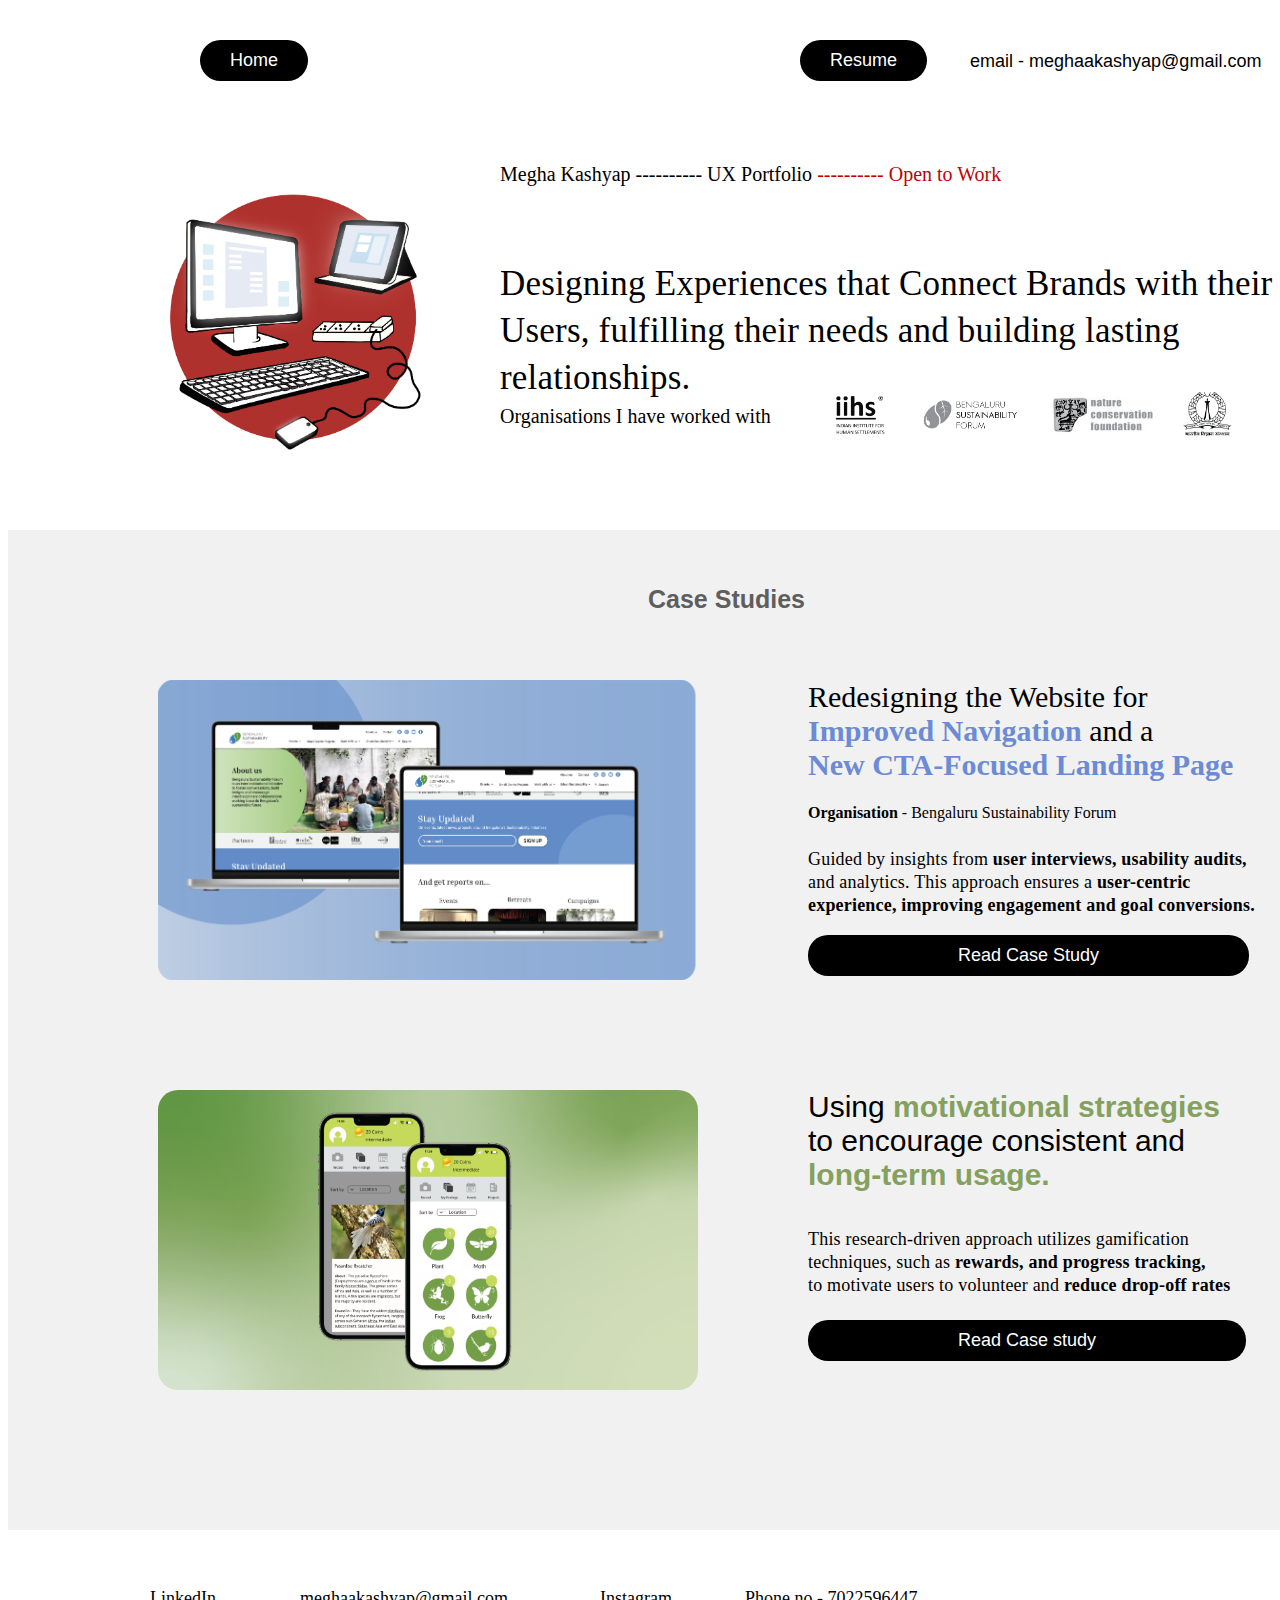
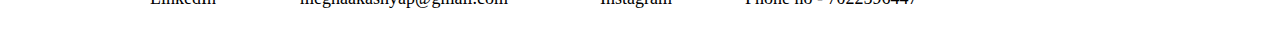
<file: index.html>
<!DOCTYPE html>
<html>
<head>
	<meta charset="utf-8">
	<meta name="viewport" content="width=device-width, initial-scale=1">
	<title> Megha Kashyap-UX portfolio</title>
	<link rel="stylesheet" type="text/css" href="style.css">
</head>
<body>
  
  <div id="header"> </div>

  <a href="#">  <button class="home"> Home </button> </a>
  <a href="resume.html"> <button class="resume"> Resume </button> </a>
   
   
   <h2 class="mail">email - meghaakashyap@gmail.com </h2> </div>

  
  <h1> Megha Kashyap ----------  UX Portfolio     <span class="line">---------- Open to Work</span></h1>
  

  <p class="line"> Designing Experiences that Connect Brands with their <br> Users, fulfilling their needs and building lasting relationships.</p>
  <img class="face" src="portfolioimage.png"> </img>

 <p class="org"> Organisations I have worked with </p>
 <img class="logo" src="logos.png"> </img>
 
 <div class="cs">
 <h3> Case Studies </h3>
 <p class="projectname">Redesigning the Website for <br> <span class="blue"> Improved Navigation </span> and a <br> <span class="blue2">  New CTA-Focused Landing Page </span></p>
 	<p class="for"> <span class="bold"> Organisation </span> - Bengaluru Sustainability Forum</p>
 	<p class="des">Guided by insights from <span class="bold2"> user interviews, usability audits, </span> <br> and analytics. This approach ensures a <span class="bold3">  user-centric <br> experience, improving engagement and goal conversions. </span></p>

 	<a href="Bsf Case study.html"><button class="casestudy"> Read Case Study </button> </a>
 	<img class="bsf" src="bsf webpage.png"> </img>
</p>

<p class="citizenscience"> Using  <span class="motivate"> motivational strategies </span><br> to encourage consistent and <br><span class="longterm">  long-term  usage.</span> </p>
<p class="csdes">This research-driven approach utilizes gamification <br>techniques, such as <span class="rewards"> rewards, and progress tracking, </span> <br>to motivate users to volunteer and <span class="reduce"> reduce drop-off rates </span></p>
<a href="cscasestudy.html"> <button class="cscs"> Read Case study</button> </a>
<img class="cscover" src="cscover.png"> </img> </div>

</div>
<div class="footer">  
	<p class="LinkedIn">  LinkedIn </p>
	<p class="gmail"> meghaakashyap@gmail.com </p>
	<p class="insta"> Instagram</p>
	<p class="phone"> Phone no - 7022596447</p>

</div>
  

 


</body>
</html>
</file>
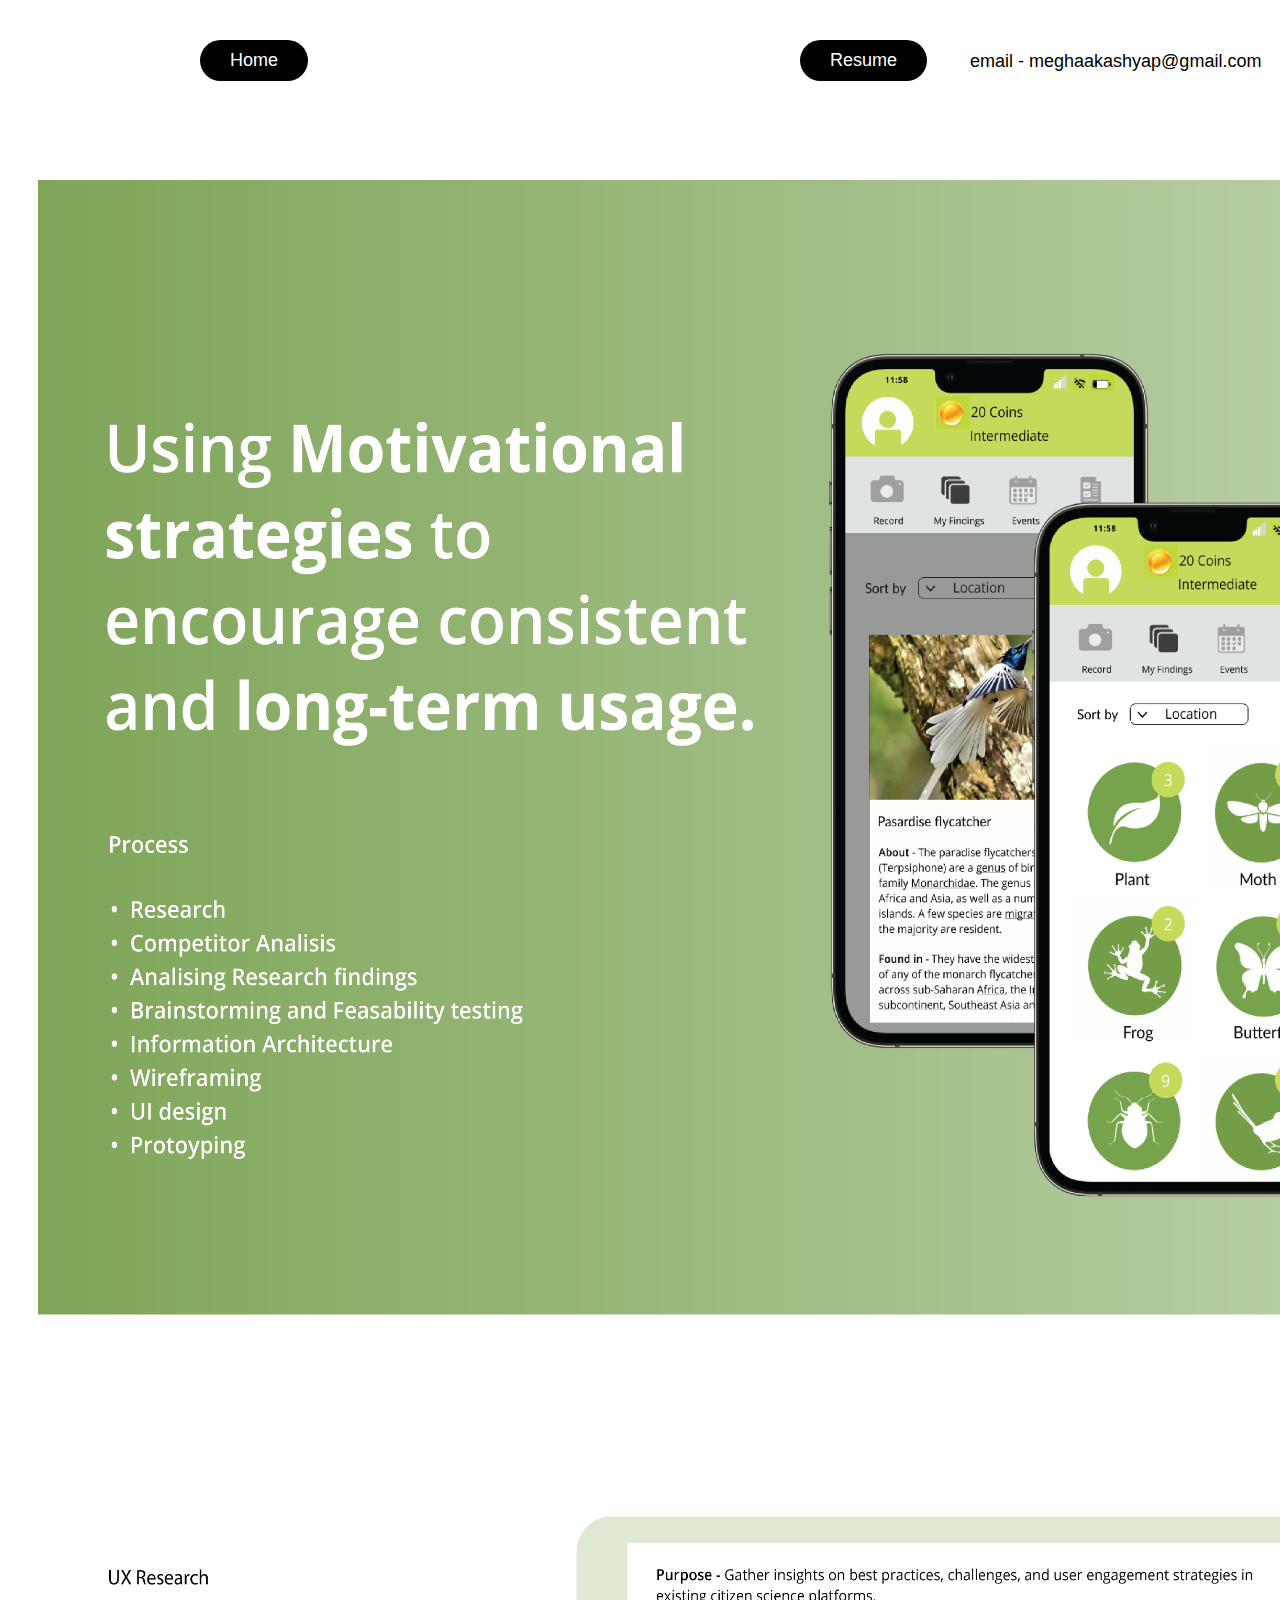
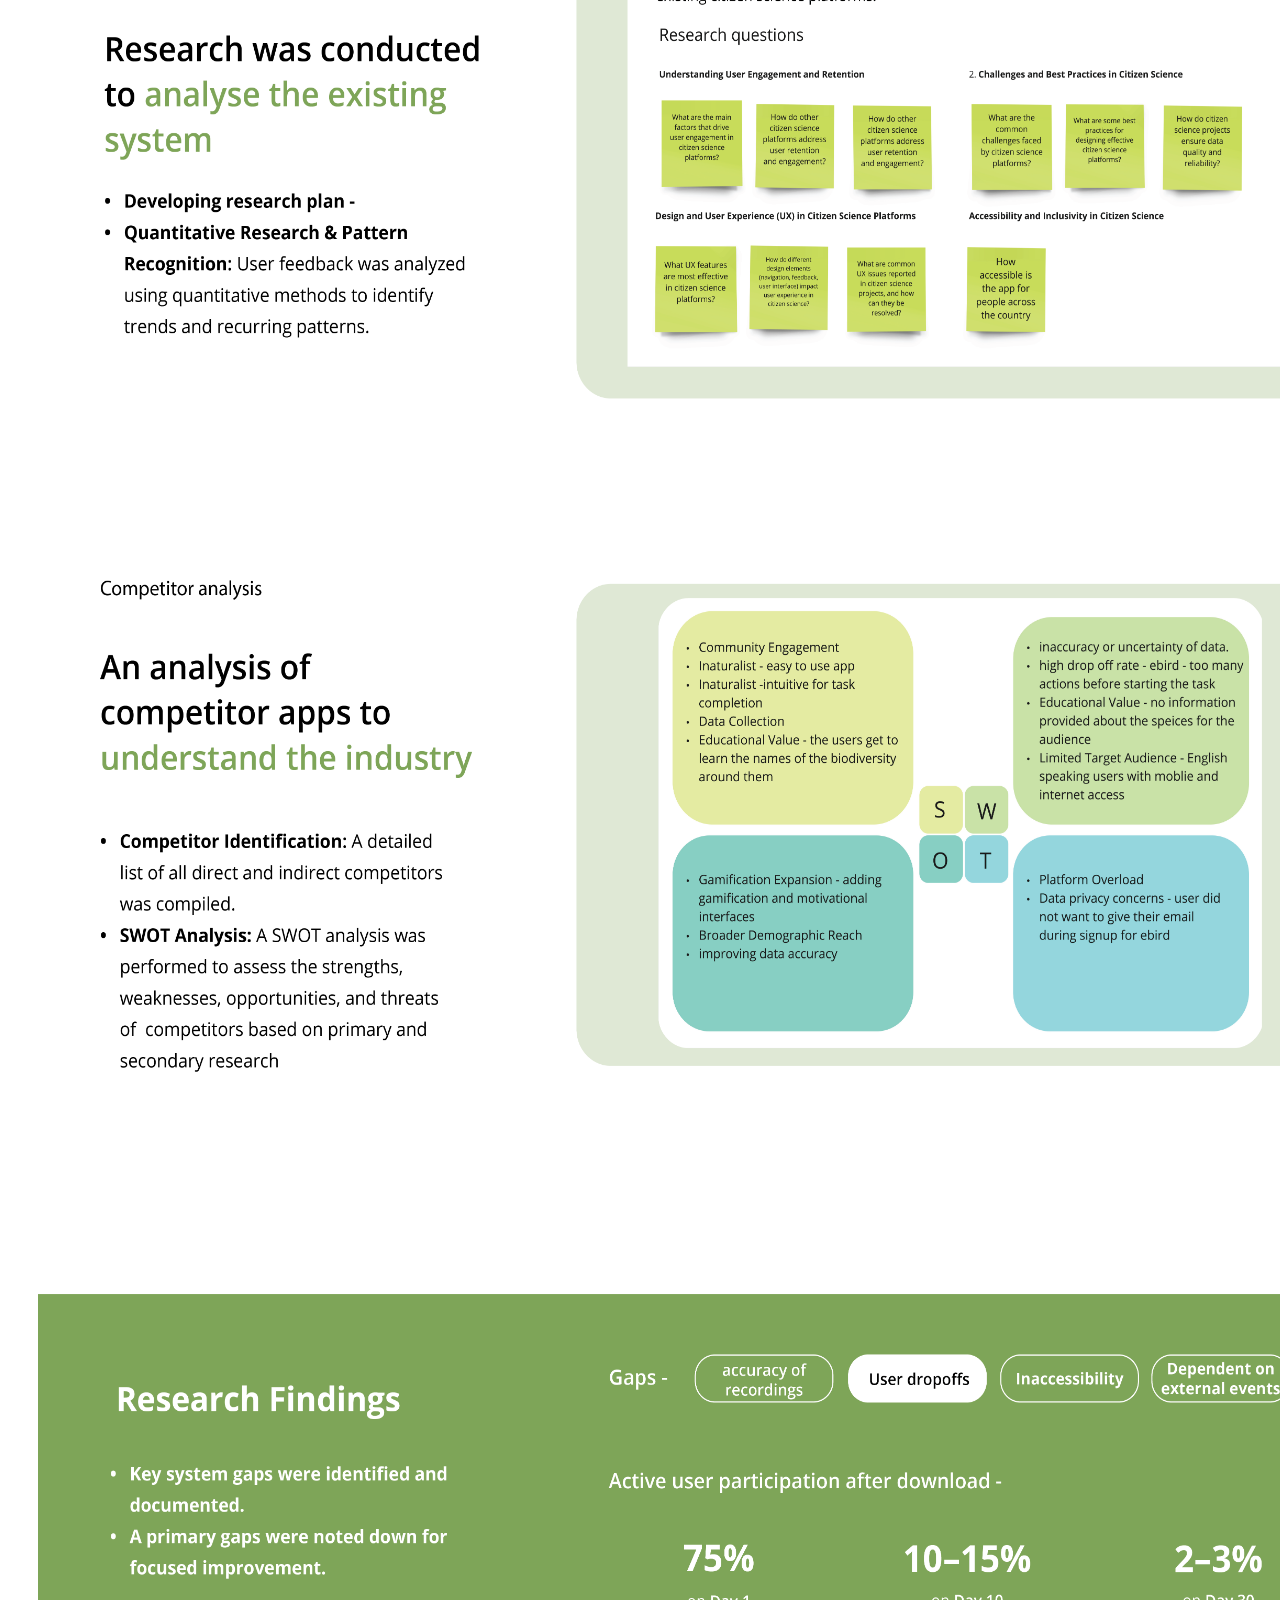
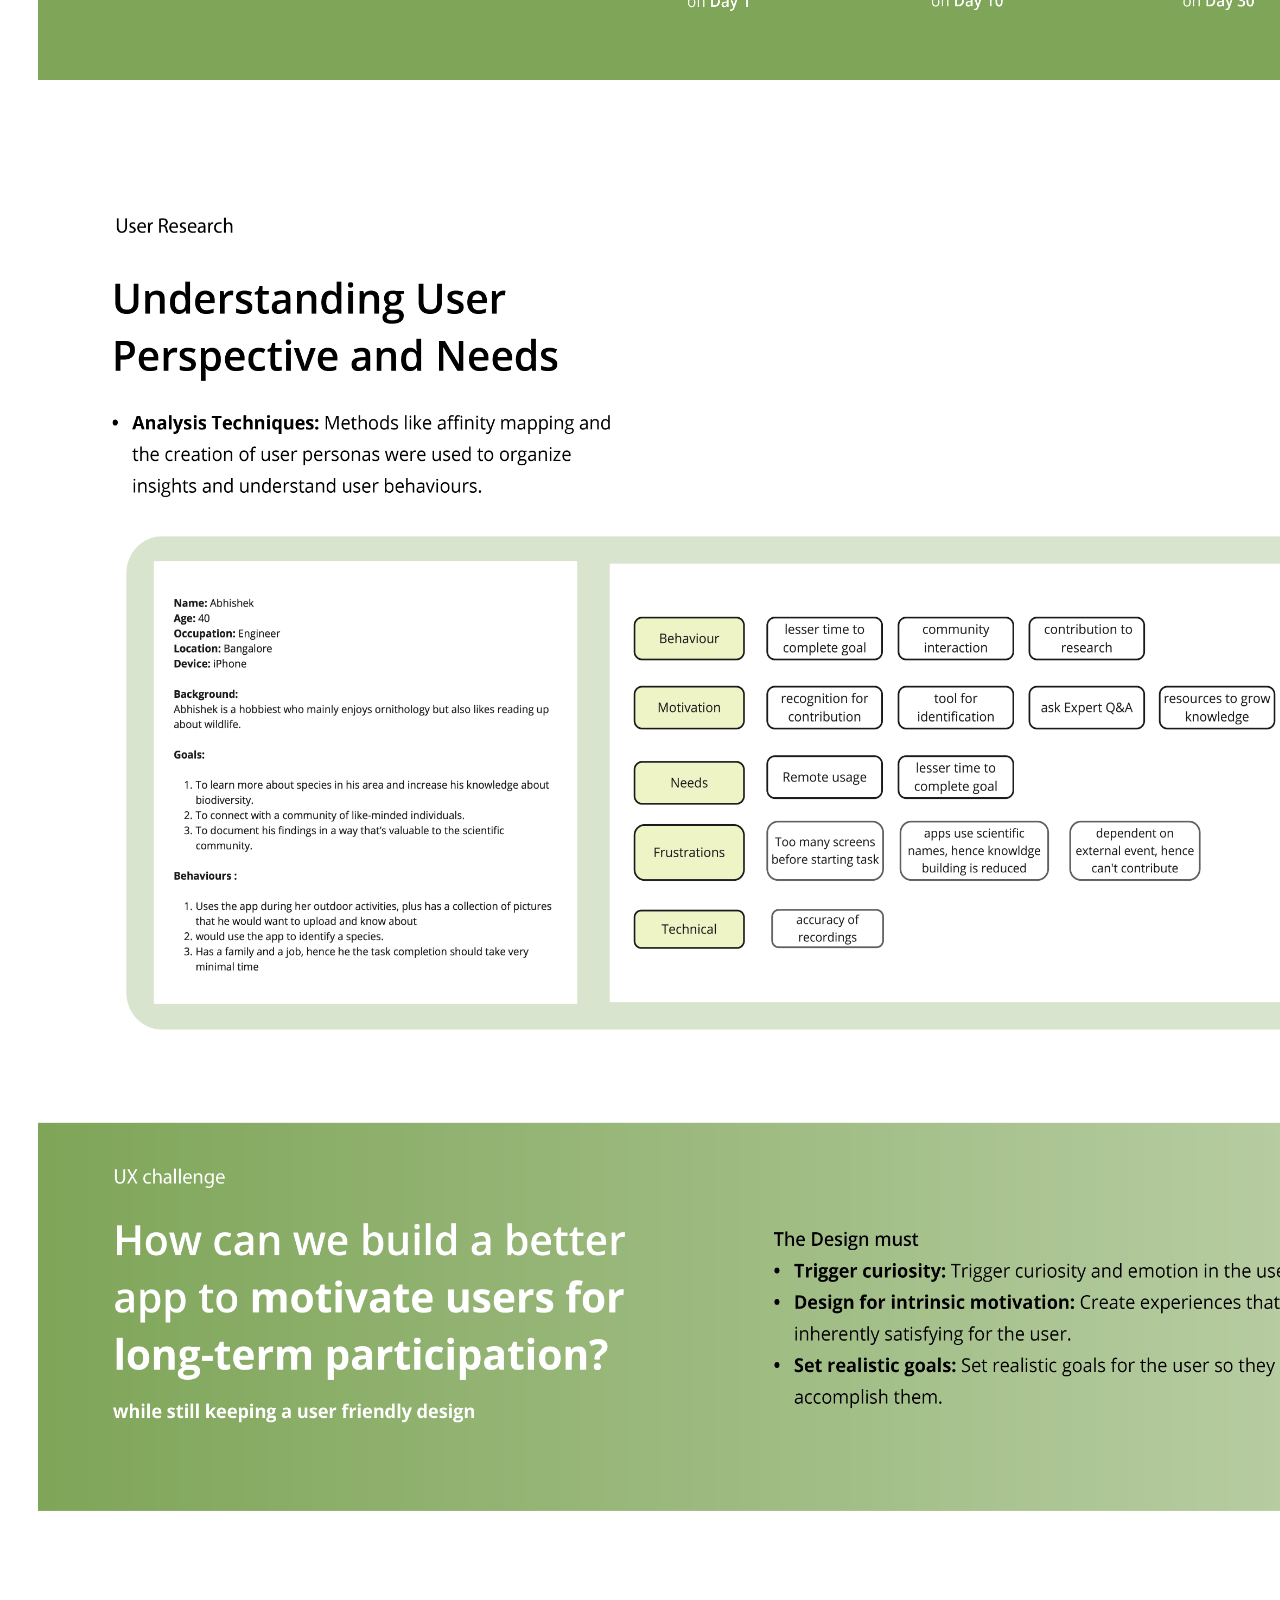
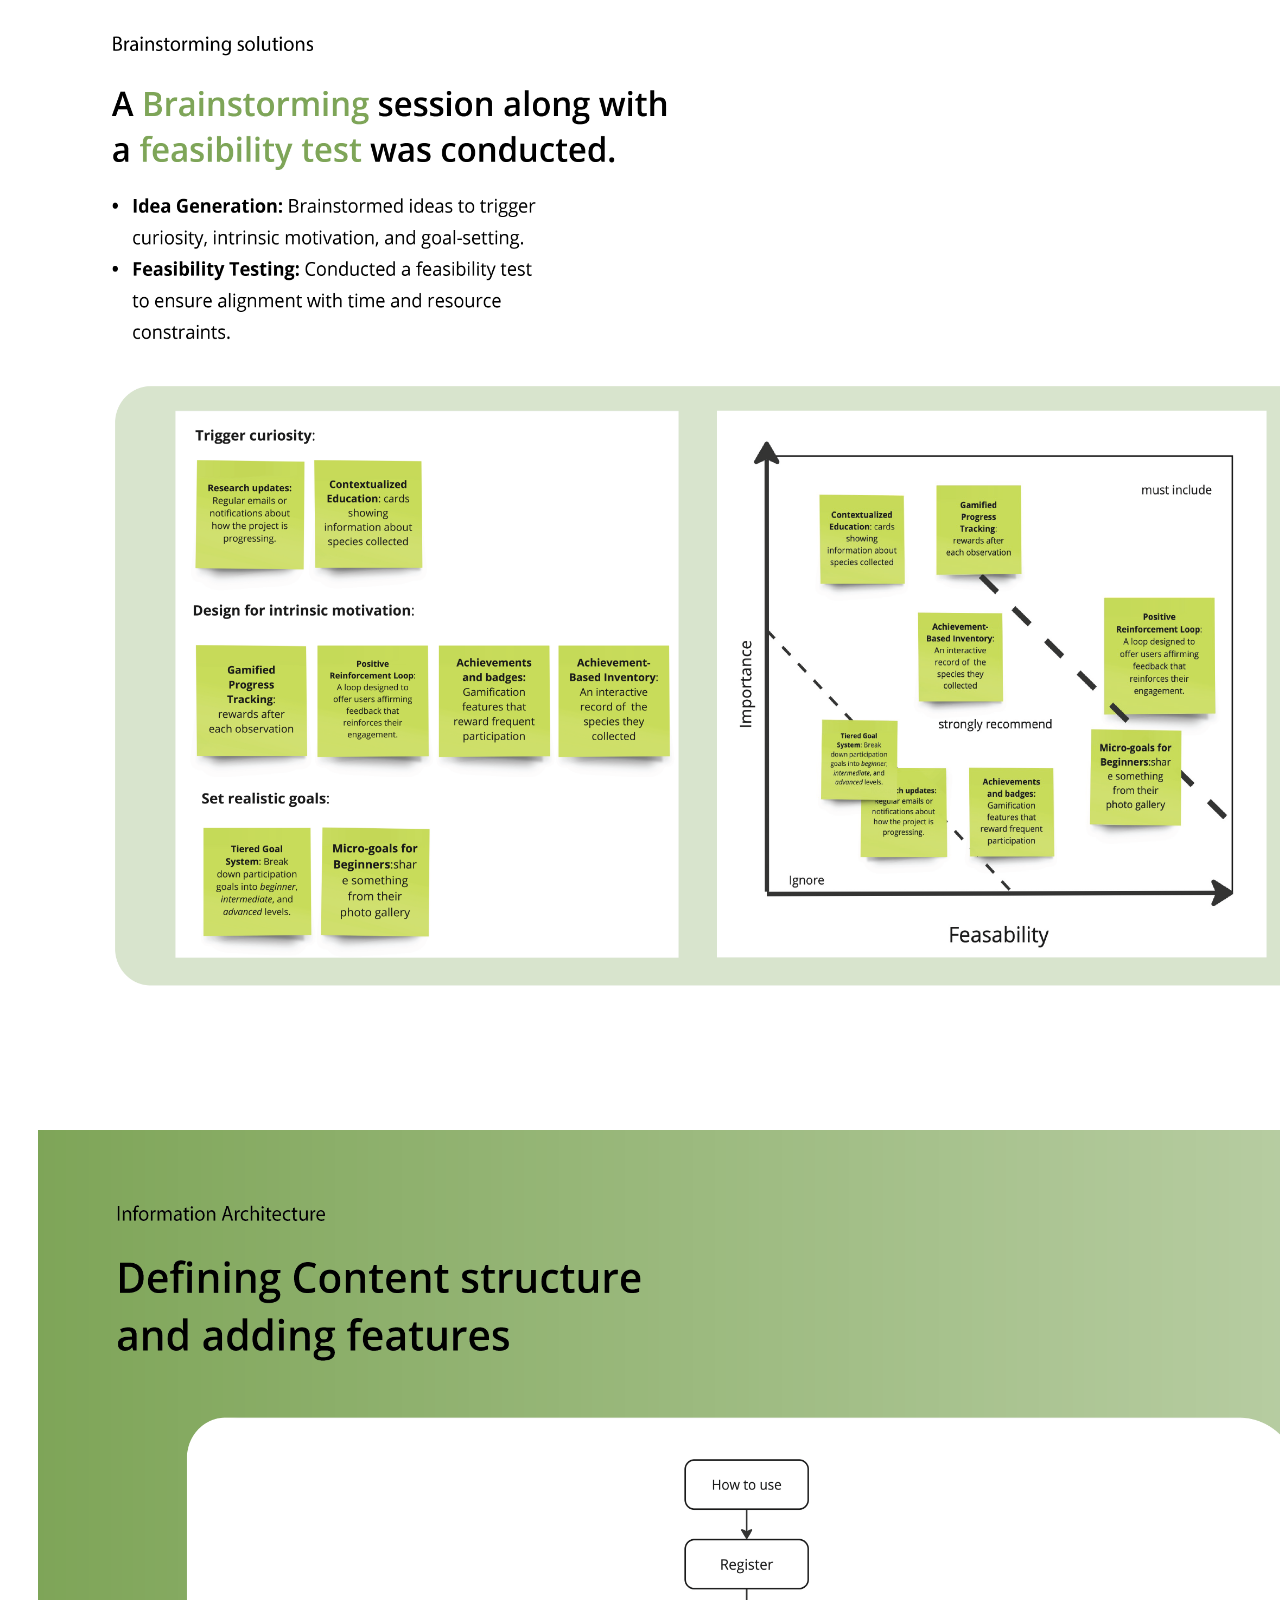
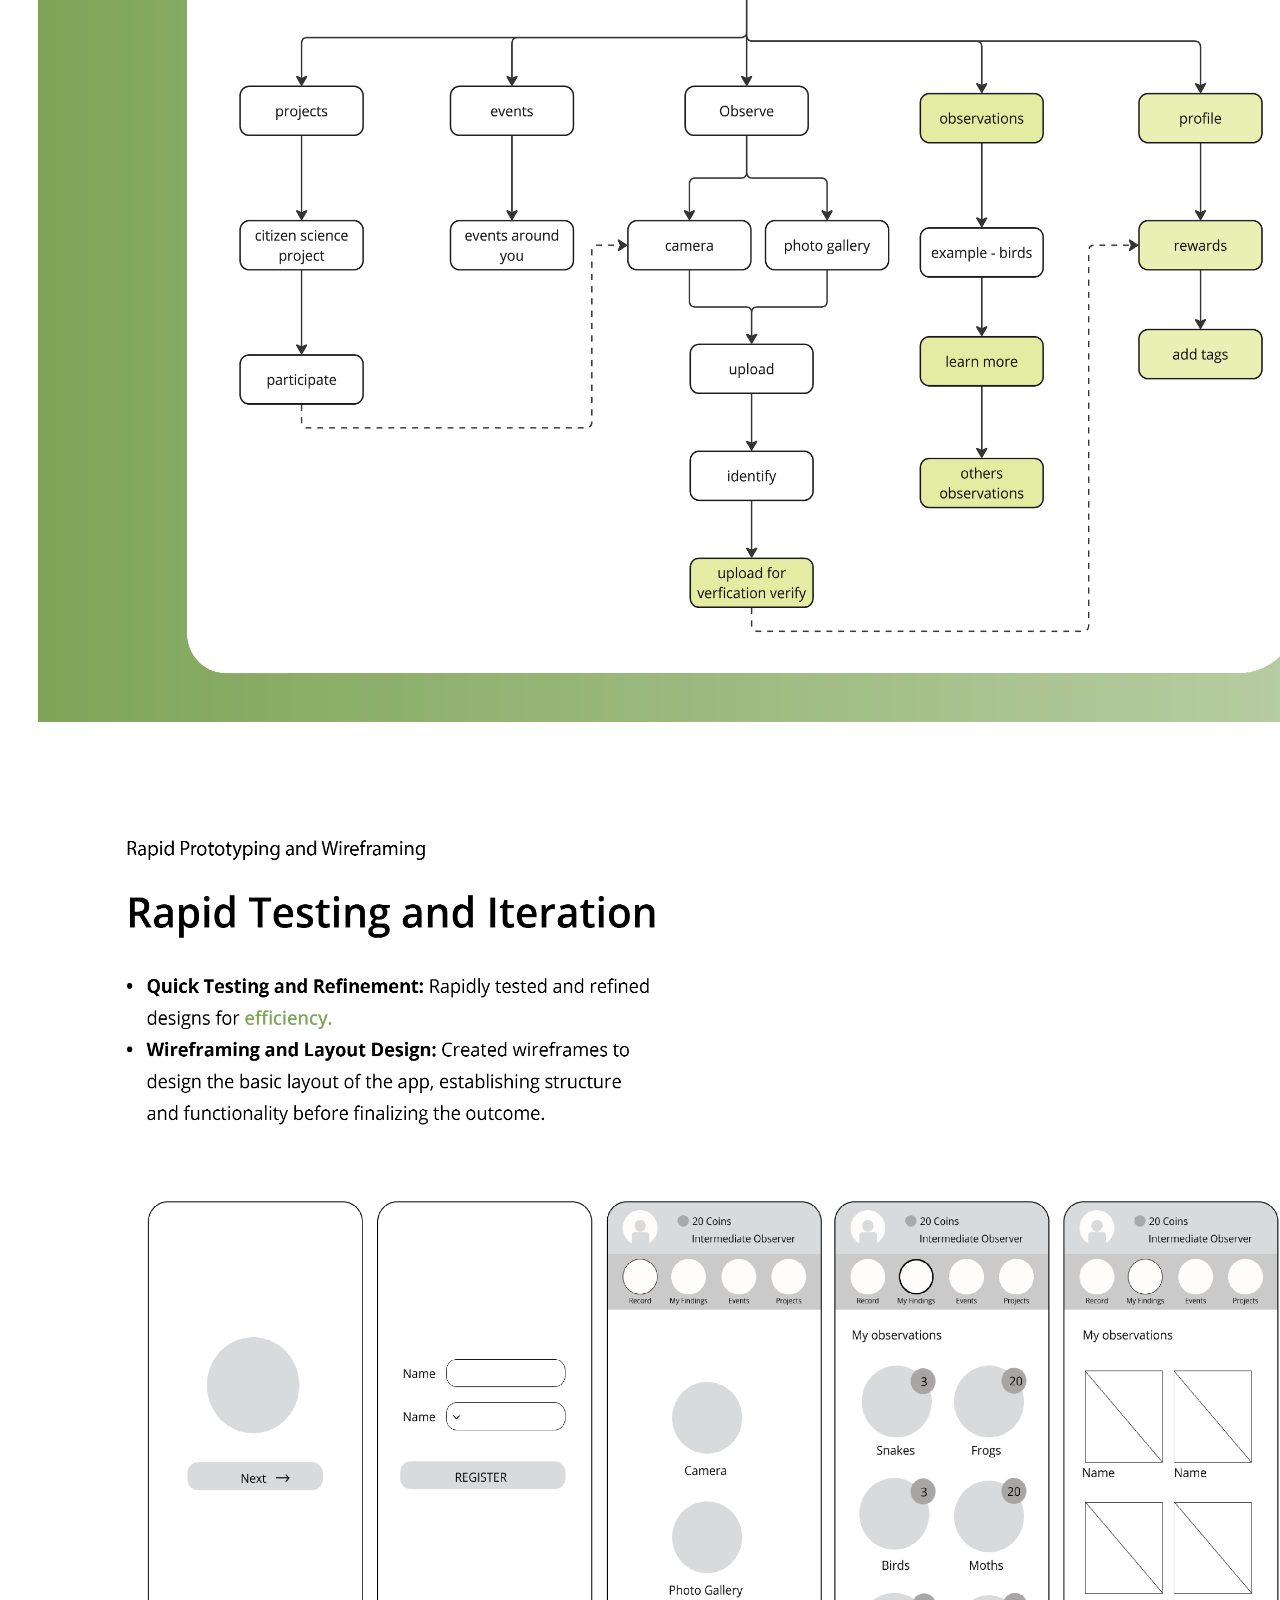
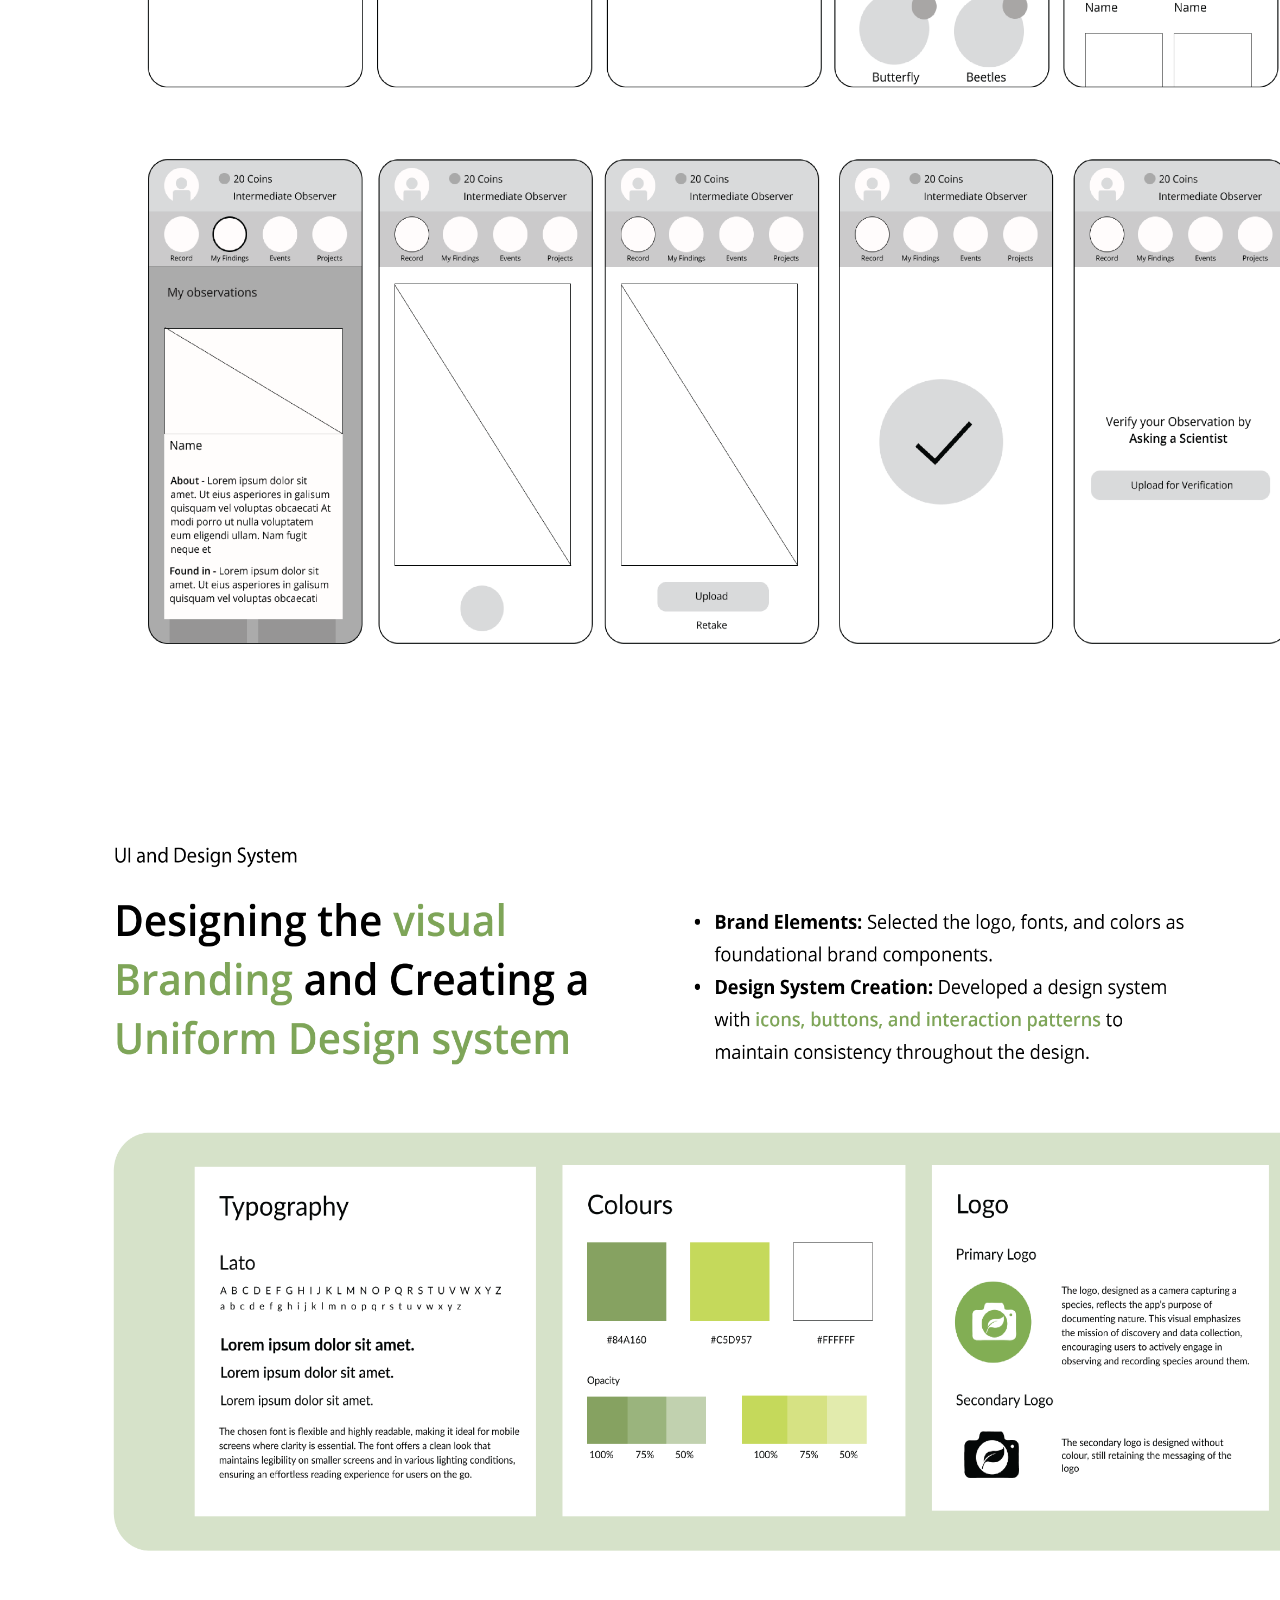
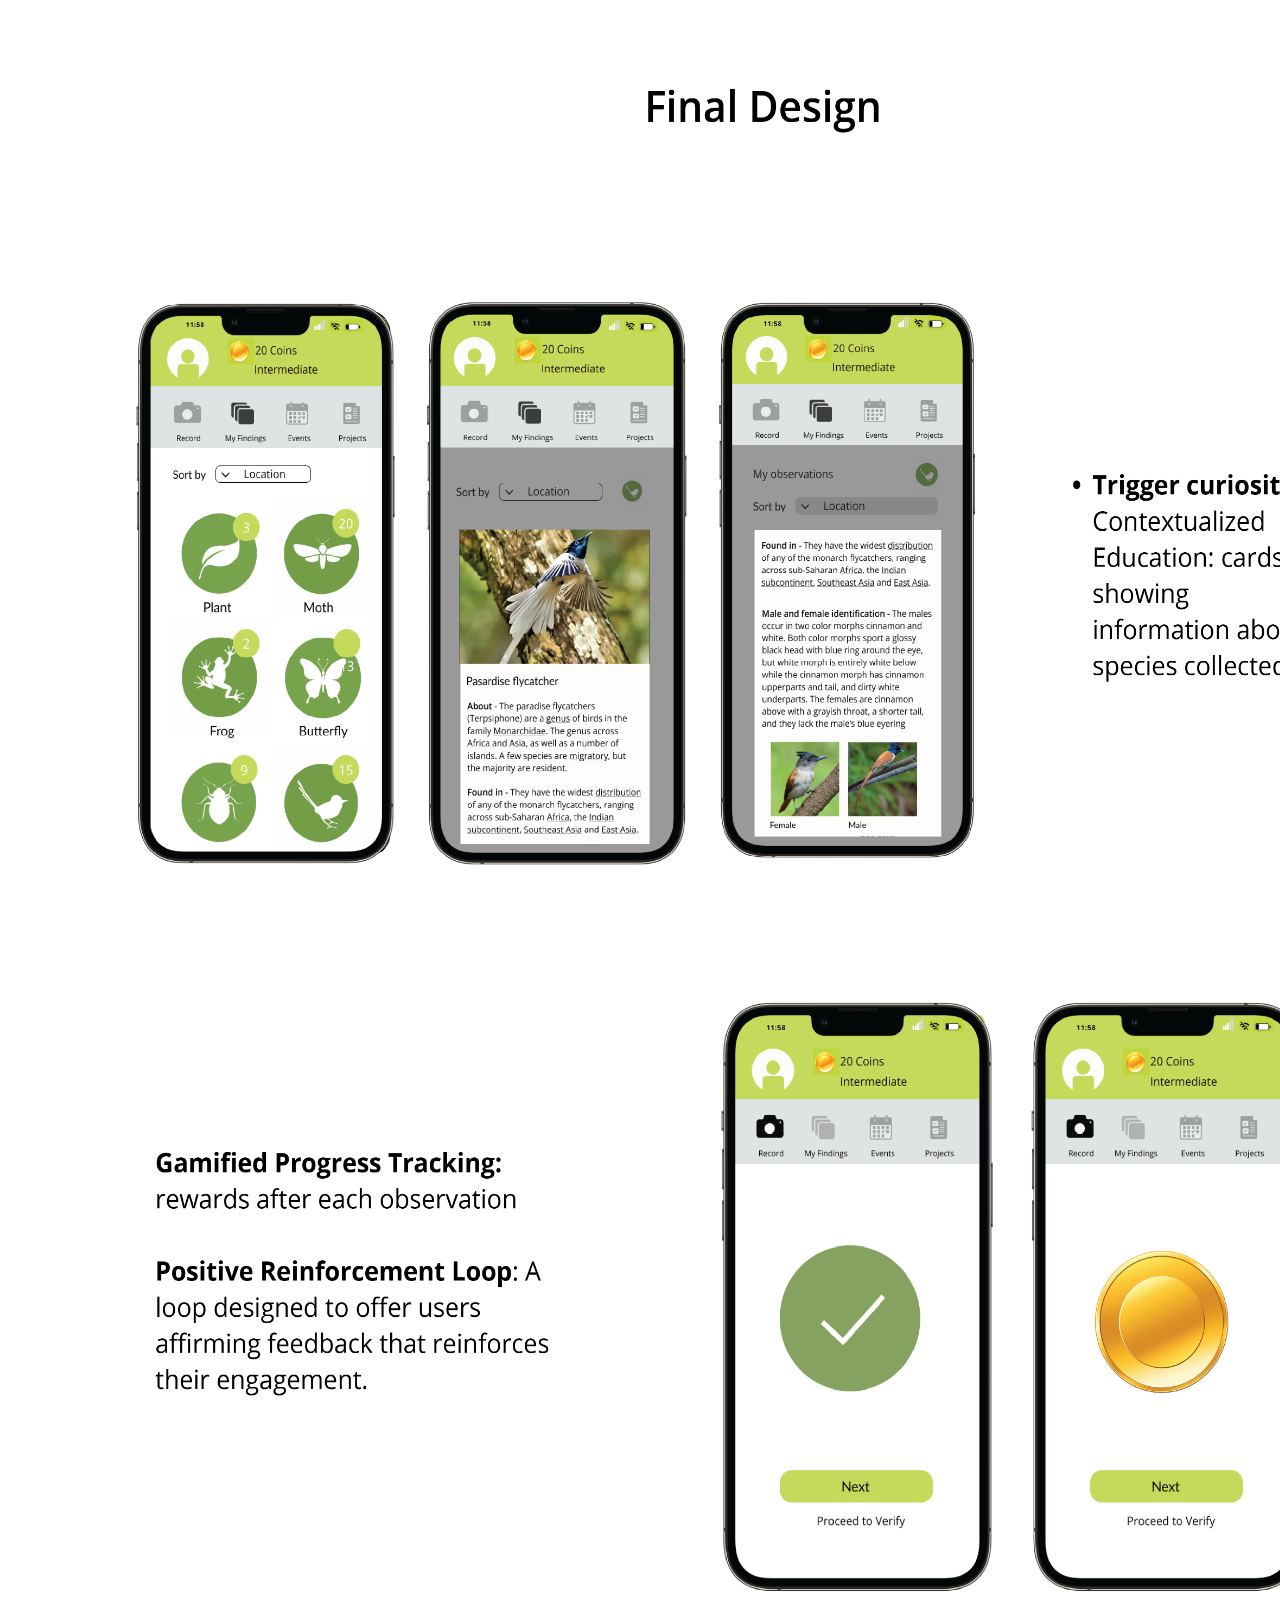
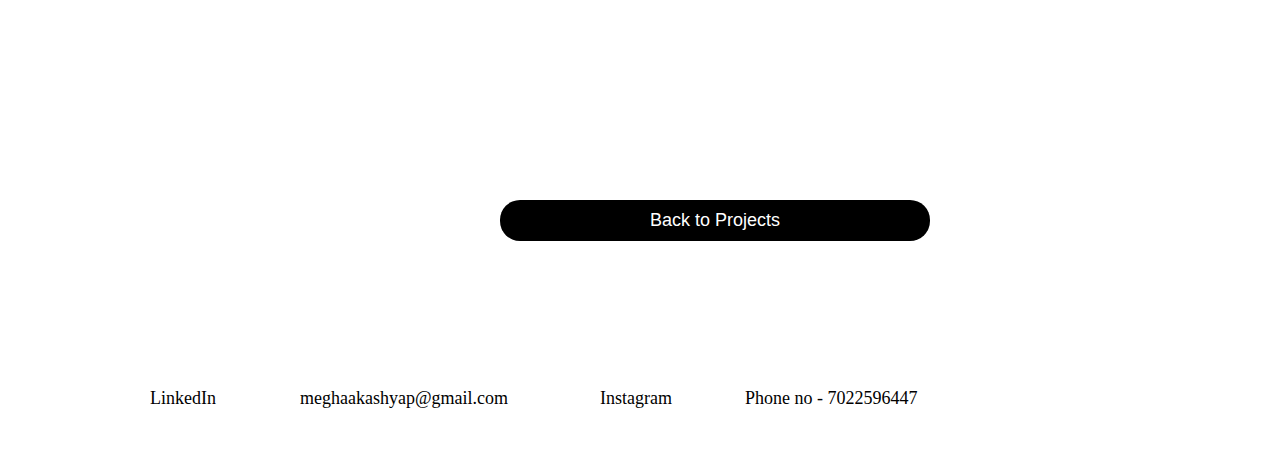
<file: cscasestudy.html>
<!DOCTYPE html>
<html>
<head>
	<meta charset="utf-8">
	<meta name="viewport" content="width=device-width, initial-scale=1">
	<title>Case study 1</title>
	<link rel="stylesheet" type="text/css" href="style.css">
</head>
<body>
	

  <a href="UXportfolio.html">  <button class="home"> Home </button> </a>
  <a href="resume.html"> <button class="resume"> Resume </button> </a>
   
   
   <h2 class="mail">email - meghaakashyap@gmail.com </h2>

   
   <img class="cscs1" src="citizen science-01.png"> </img>
   <img class="cscs2" src="citizen science-02.png"> </img>
   <img class="cscs3" src="citizen science-03.png"> </img>
   <img class="cscs4" src="citizen science-04.png"> </img>

   <a href="UXportfolio.html"> <button class="btp"> Back to Projects </button> </a>

   <div class="footer3"> 
	<p class="LinkedIn1">  LinkedIn </p>
	<p class="gmail1"> meghaakashyap@gmail.com </p>
	<p class="insta1"> Instagram</p>
	<p class="phone1"> Phone no - 7022596447</p>

</div>

</body>
</html>
</file>
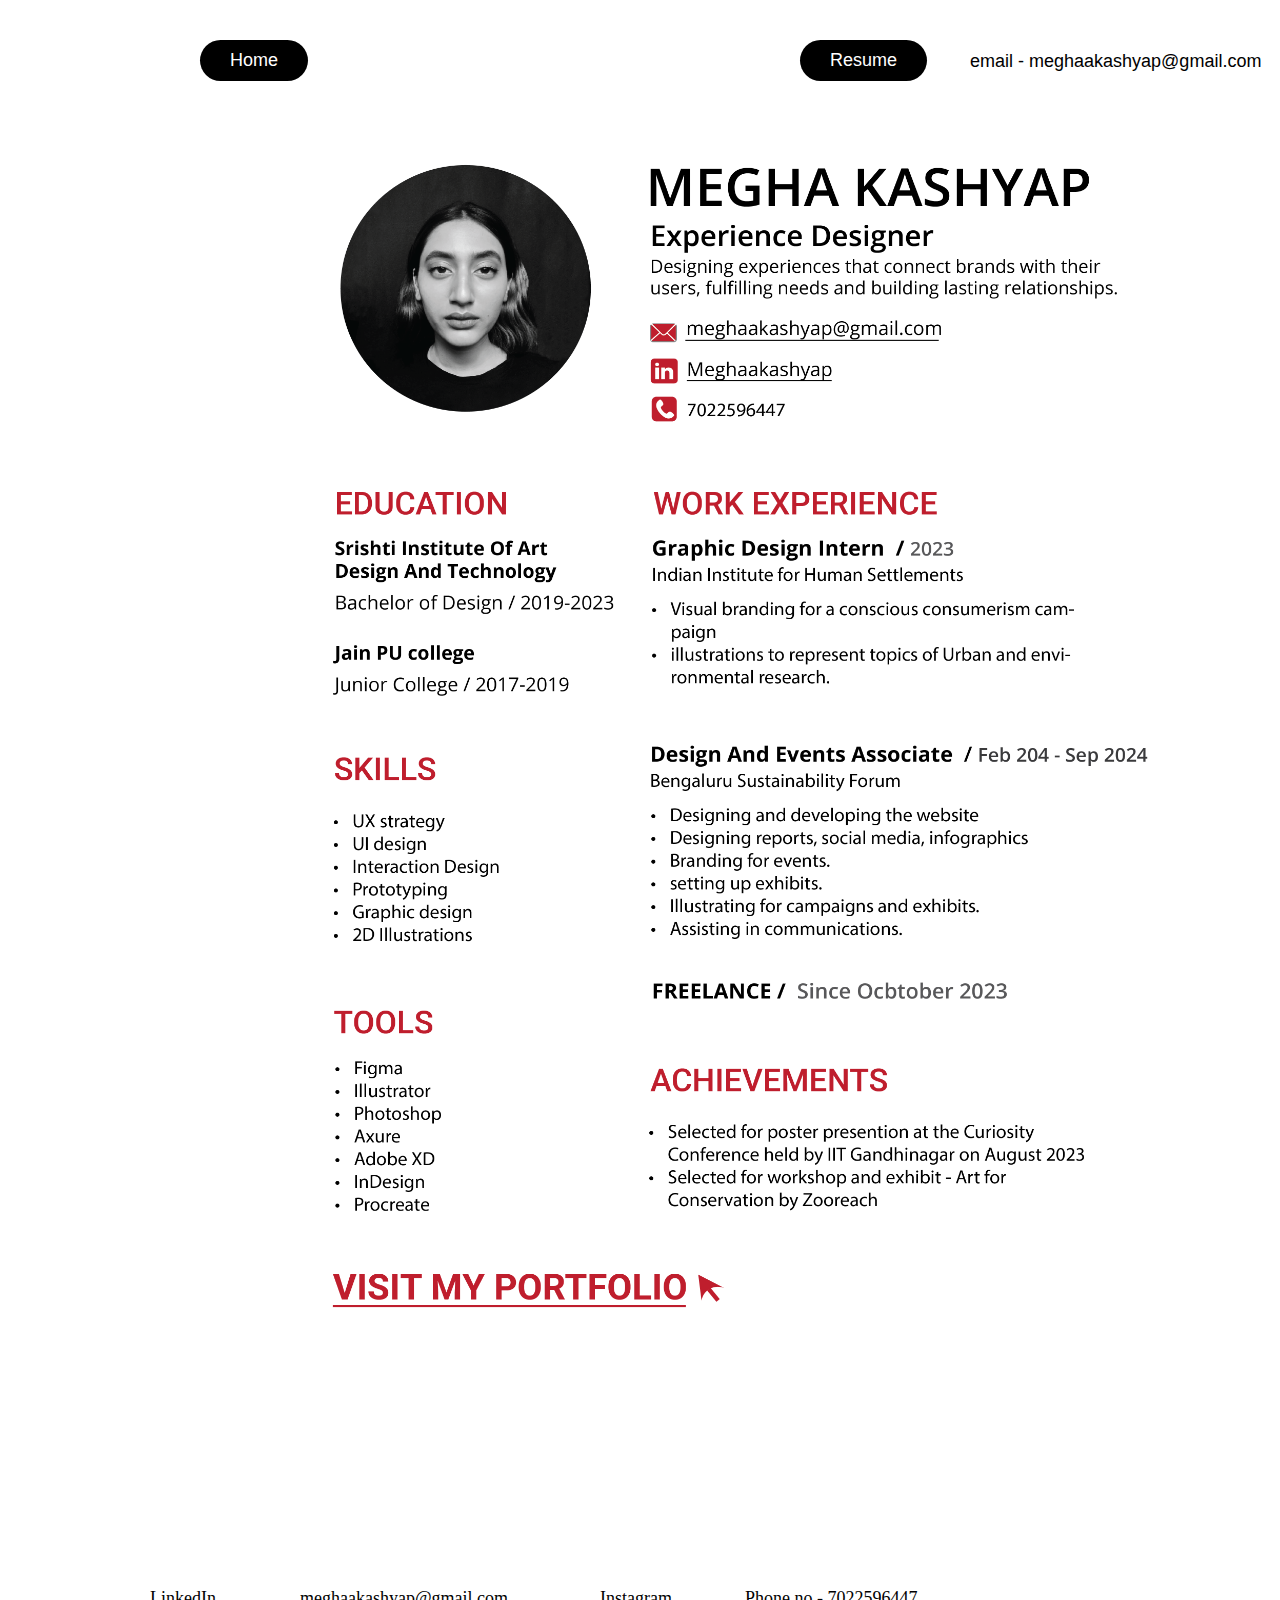
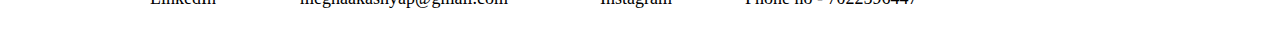
<file: resume.html>
<!DOCTYPE html>
<html>
<head>
	<meta charset="utf-8">
	<meta name="viewport" content="width=device-width, initial-scale=1">
	<title> Megha Kashyap-Resume</title>
	<link rel="stylesheet" type="text/css" href="style.css">
</head>
<body>
	<a href="index.html">  <button class="home"> Home </button> </a>
  <a href="resume.html"> <button class="resume"> Resume </button> </a>
   
   
   <h2 class="mail">email - meghaakashyap@gmail.com </h2>
	<img class="Resume" src="resume.png"> </img>

 
	<div class="footer"> 
	<p class="LinkedIn">  LinkedIn </p>
	<p class="gmail"> meghaakashyap@gmail.com </p>
	<p class="insta"> Instagram</p>
	<p class="phone"> Phone no - 7022596447</p>

</div>
</body>
</html>
</file>
<file: style.css>
#header {

    height: 120px;
	width: 1500px;
	position: absolute;
	top: 0px;
	left: 0px;
	background-color: ##F1F1F1;
	
}



button.home {
	position: absolute;
	top: 40px;
	left: 200px;
}

.home:hover {
	background-color: #BC0404;
}

button.resume {
	position: absolute;
	top: 40px;
	left: 800px;
}

.email:hover {
	background-color: #BC0404;
}


}

.otherwork:hover {
 background-color: #BC0404;
}

button.ow {

	position: absolute;
	top: 40px;
	left: 1520px;
}

h2.mail {
	font-size: 18px;
	color: #000000;
	font-family: sans-serif;
	position: absolute;
	top: 36px;
	left: 970px;
}

.ow:hover{
	background-color: #BC0404;
}

.resume:hover{
	background-color: #BC0404;
}

button{
	color: #FFFFFF;
	background-color: #000000;
	font-family: sans-serif;
	font-size: 18px;
	font-weight: normal;
	border-radius: 25px;
	border: none;
	padding: 10px 30px 10px 30px;

}


h1{
	position: absolute;
	top: 150px;
	left: 500px;
	font-size: 20px;
	font-weight: normal;
}

h2 {
	position: absolute;
	top: 147px;
	left: 500px;
	font-size: 20px;
	font-weight: normal;
	color: #BC0404;
}

h4 {
	position: absolute;
	top: 135px;
	left: 770px;
	font-size: 25px;
	font-weight: normal;
	color: #BC0404;

}


img.face {
	position: absolute;
	top: 123px;
	left: 110px;
	height: 380px;
	width: 380px;
}




p.line {
	position: absolute;
	top: 225px;
	left: 500px;
	font-size: 35px;
	font-weight: normal;
	color: #000000;
	line-height: 47px;
	letter-spacing: 0.2px;
}

p.org {
	position: absolute;
	top: 385px;
	left: 500px;
	font-size: 20px;
	font-weight: light;
}

img.logo {
	position: absolute;
	top: 385px;
	left: 800px;
	height: 60px;
	width: 480px;
}

.line{
	font-weight: light;
	color: #BC0404;
}

div.cs {
	
	height: 1000px;
	width: 1500px;
	position: absolute;
	top: 530px;
	background-color: #F1F1F1;
	margin: none;
}

h3 {

	position: absolute;
	top: 30px;
	left: 640px;
    font-size: 25px;
	font-weight: bold;
	letter-spacing: 0.8;
	color: #5E5E5E;
	font-family: sans-serif;
	

}

p.projectname {
	position: absolute;
	top: 120px;
	left: 800px;
    font-size: 30px;
	font-weight: normal;
	font-family: ;

}

.blue {
	color:#6C8BD5;
	font-weight: bold;
}

.blue2 {
	color:#6C8BD5;
	font-weight: bold;
}


p.for {
	position: absolute;
	top: 258px;
	left: 800px;
    font-size: 16px;
	font-weight: light;
}

p.des {

	position: absolute;
	top: 300px;
	left: 800px;
    font-size: 18px;
	font-weight: light;
	letter-spacing: 0.2px;
	line-height: 23px;
}


.bold {
	font-weight: bold;
}

.bold2 {
	font-weight: bold;
}

.bold3 {
	font-weight: bold;
}



button.casestudy {
	position: absolute;
	top: 405px;
	left: 800px;
	background-color: #000000;
	color: #ffffff;
	padding: 10px 150px 10px 150px;
	border-radius: 20px;

}

.casestudy:hover {
	background-color: #6C8BD5;
	
}

img.Resume {
	position: absolute;
	top: 100px;
	left: 280px;
	height: 1250px;
	width: 900px;
}

img.bsf {
	position: absolute;
	top: 150px;
	left: 150px;
	height: 300px;
	width: 550px;
}


button.cscs {
	position: absolute;
	top: 790px;
	left: 800px;
	background-color: #000000;
	color: #ffffff;
	padding: 10px 150px 10px 150px;
	border-radius: 20px;

}

.cscs:hover {
	background-color: #84A160;
}

p.citizenscience {
	position: absolute;
	top: 530px;
	left: 800px;
    font-size: 30px;
	font-weight: normal;
	font-family: sans-serif;
}

.motivate {
	font-weight: bold;
	color: #84A160;
	font-family: sans-serif;
}

.longterm {
	font-weight: bold;
	color: #84A160;
	font-family: sans-serif;
}

p.csdes {
	position: absolute;
	top: 680px;
	left: 800px;
    font-size: 18px;
	font-weight: light;
	letter-spacing: 0.2px;
	line-height: 23px;
}

.rewards {
	font-weight: bold;
}

.reduce {
	font-weight: bold;
}

img.bsf1 {

	position: absolute;
	top: 150px;
	align-content: center;
    height: 2650px;
	width: 1450px;
	
}

img.bsf2 {
position: absolute;
	top: 2800px;
	align-content: center;
    height: 2850px;
	width: 1450px;
	
}

img.bsf3 {
position: absolute;
	top: 5600px;
	align-content: center;
    height: 2400px;
	width: 1450px;
}

img.bsf4 {
position: absolute;
	top: 7990px;
	align-content: center;
    height: 2400px;
	width: 1450px;
}




button.backtoprojects {

position: absolute;
	top: 10500px;
	left: 500px;
	background-color: #000000;
	padding: 10px 150px 10px 150px;
	border-radius: 20px;
}

.backtoprojects:hover {
    background-color: #BC0404;
	
}


.test:hover {

}

div.footer {
	 height: 100px;
	width: 1500px;
	position: absolute;
	top: 1550px;
	left: 0px;
	background-color: #FFFFFF;
	

}

p.LinkedIn {

	font-size: 18px;
	position: absolute;
	top: 20px;
	left: 150px;
	color: #000000;
}

p.gmail {
	font-size: 18px;
	position: absolute;
	top: 20px;
	left: 300px;
	color: #000000;
}

p.insta {
	font-size: 18px;
	position: absolute;
	top: 20px;
	left: 600px;
	color: #000000;
}

p.phone {
	font-size: 18px;
	position: absolute;
	top: 20px;
	left: 745px;
	color: #000000;
}

div.footer2 {
height: 100px;
	width: 1500px;
	position: absolute;
	top: 10600px;
	align-content: center;
	background-color: #FFFFFF;

}

img.cscs1 {
	position: absolute;
	top: 150px;
	margin: 30px;
	height: 3150px;
	width: 1400px;
	align-content: center;
}

img.cscs2 {
	position: absolute;
	top: 3300px;
	margin: 30px;
	height: 2500px;
	width: 1400px;
	align-content: center;
}

img.cscs3 {
	position: absolute;
	top: 5900px;
	margin: 30px;
	height: 2800px;
	width: 1400px;
	align-content: center;
}

img.cscs4 {
	position: absolute;
	top: 8750px;
	margin: 30px;
	height: 2820px;
	width: 1400px;
	align-content: center;
}


img.cscover {

	position: absolute;
	top: 560px;
	left: 150px;
	height: 300px;
	width: 540px;
	border-radius: 20px 20px 20px 20px;
}

button.btp {

	position: absolute;
	top: 11400px;
	left: 500px;
	background-color: #000000;
	padding: 10px 150px 10px 150px;
	border-radius: 20px;
}

.btp:hover {
	background-color: #BC0404; 
}

div.footer3 {
	height: 100px;
	width: 1500px;
	position: absolute;
	top: 11550px;
	left: 0px;
	background-color: #FFFFFF;
}

p.LinkedIn1 {

	font-size: 18px;
	position: absolute;
	top: 20px;
	left: 150px;
	color: #000000;
}

p.gmail1 {
	font-size: 18px;
	position: absolute;
	top: 20px;
	left: 300px;
	color: #000000;
}

p.insta1 {
	font-size: 18px;
	position: absolute;
	top: 20px;
	left: 600px;
	color: #000000;
}

p.phone1 {
	font-size: 18px;
	position: absolute;
	top: 20px;
	left: 745px;
	color: #000000;
</file>
